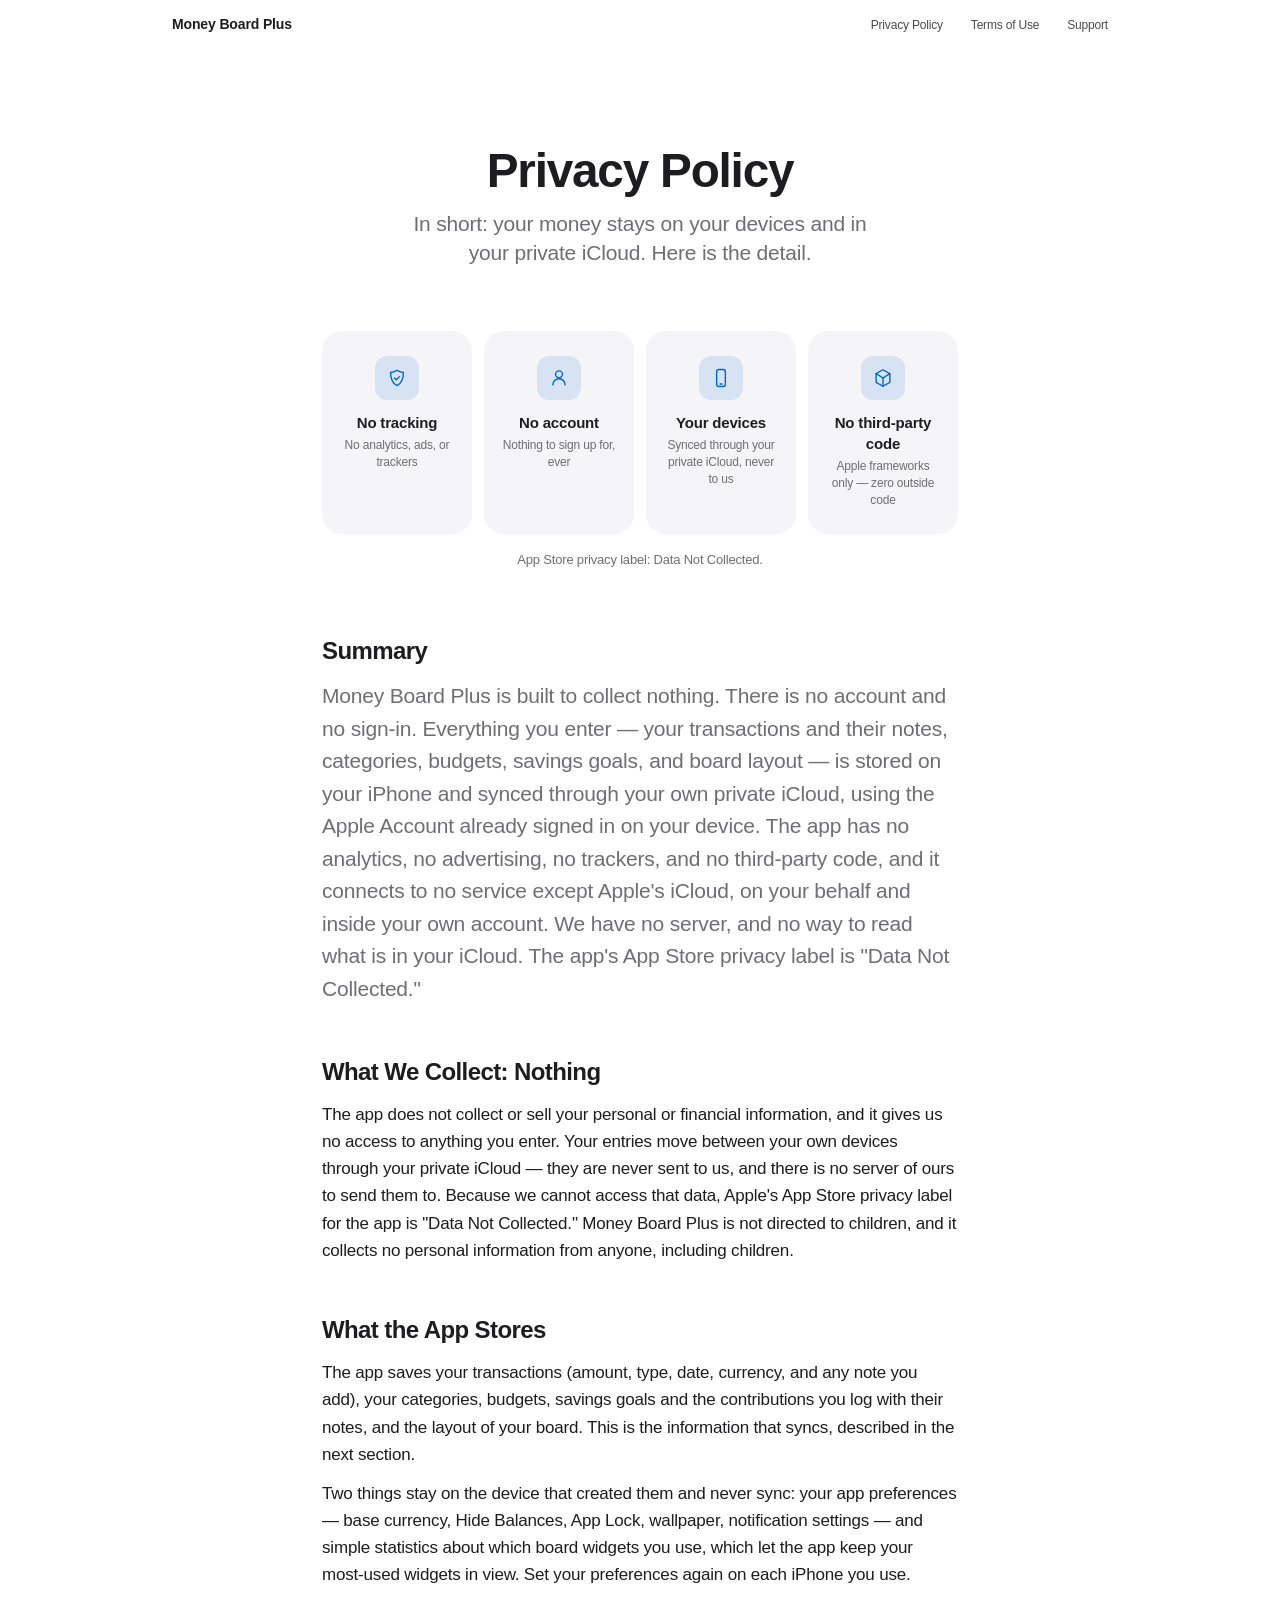
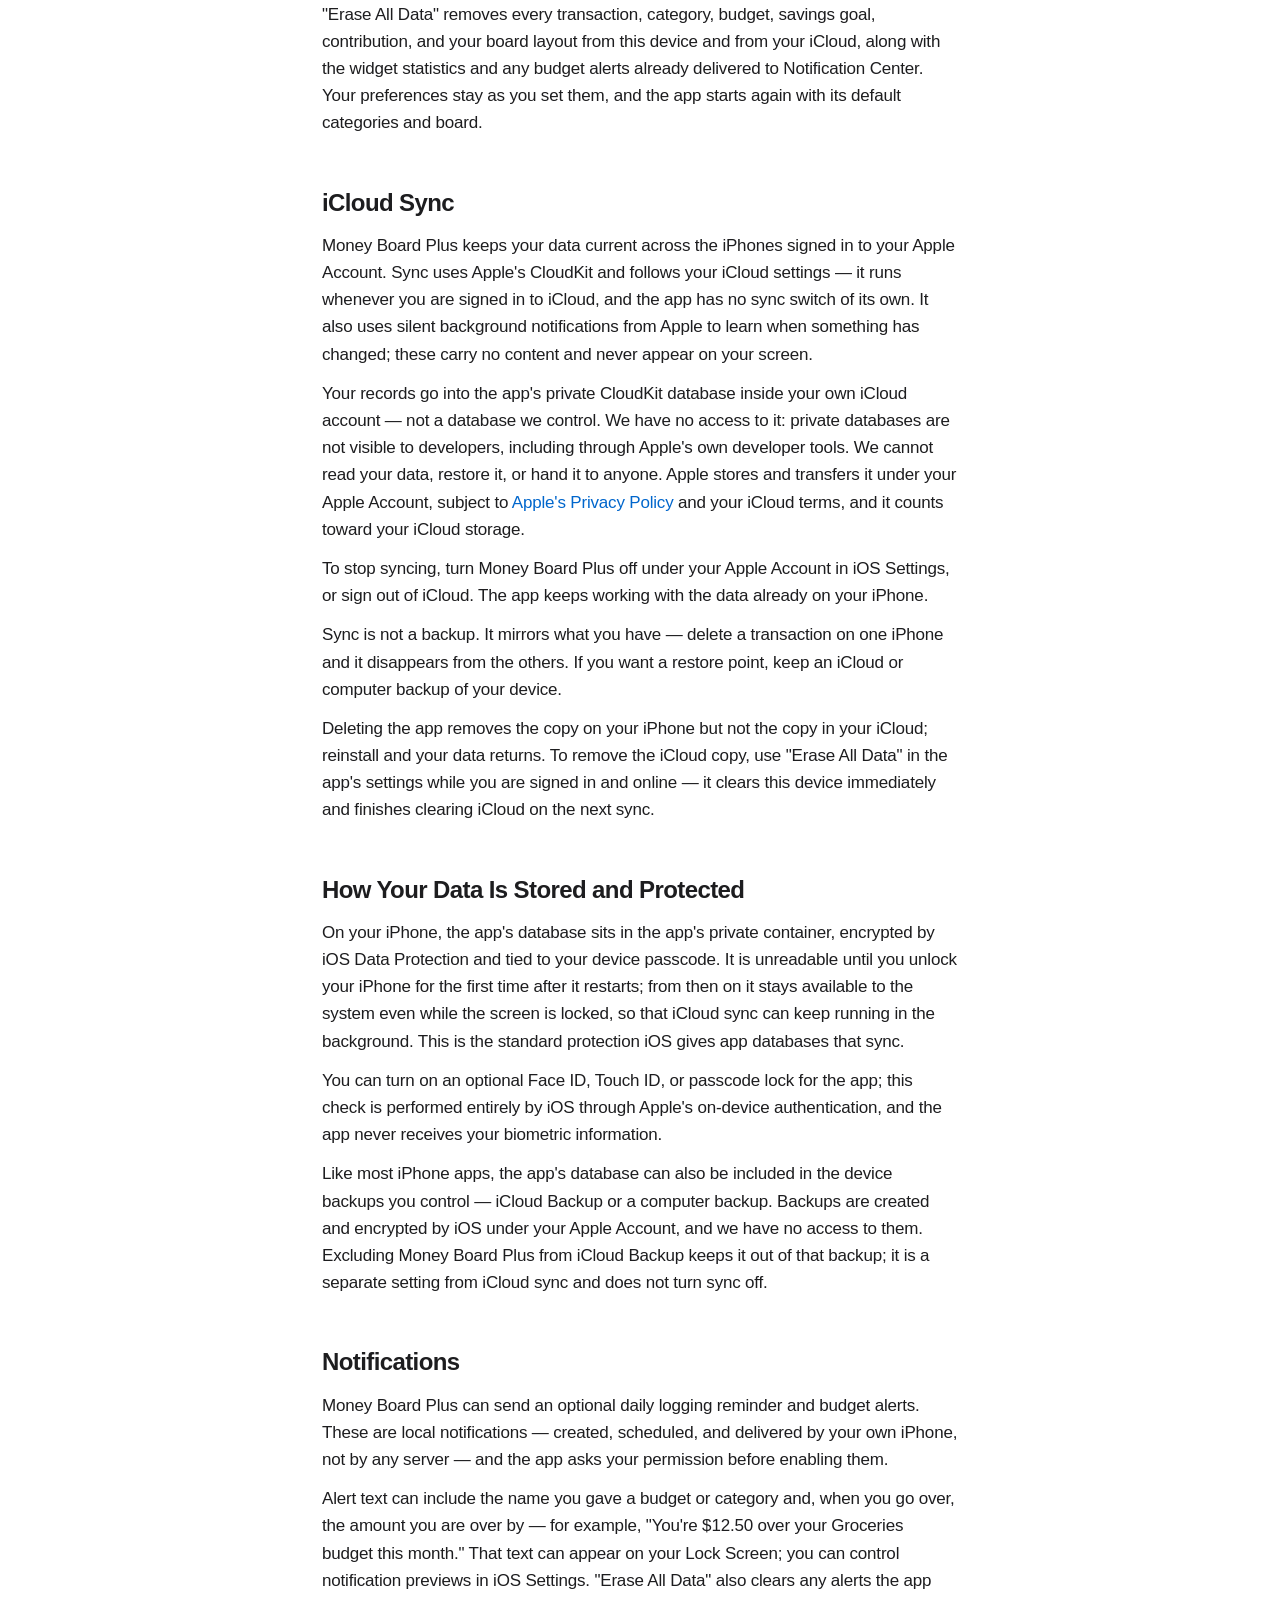
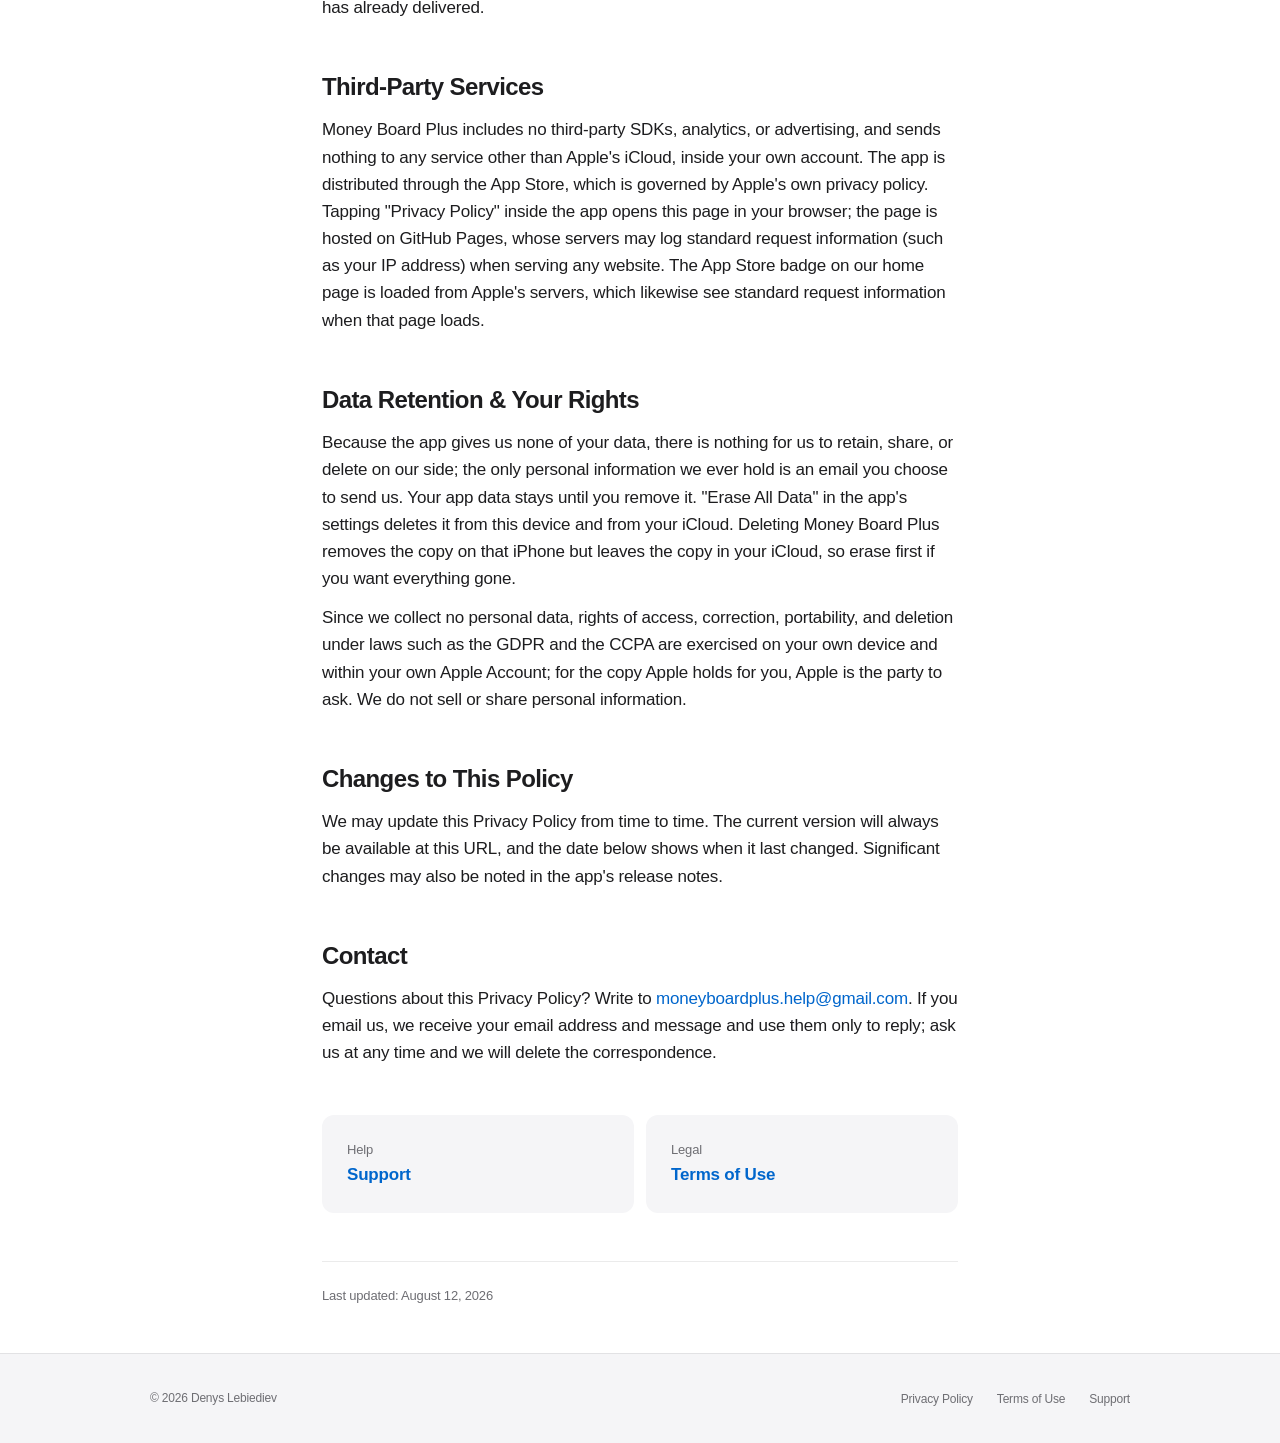
<file: privacy.html>
<!DOCTYPE html>
<html lang="en" dir="ltr">
<head>
    <meta charset="UTF-8">
    <meta name="viewport" content="width=device-width, initial-scale=1.0">
    <meta name="apple-itunes-app" content="app-id=6774750345">
    <meta name="theme-color" content="#ffffff" media="(prefers-color-scheme: light)">
    <meta name="theme-color" content="#000000" media="(prefers-color-scheme: dark)">
    <link rel="apple-touch-icon" href="images/apple-touch-icon.png">
    <link rel="icon" href="images/favicon.ico" sizes="any">
    <link rel="icon" type="image/png" sizes="32x32" href="images/favicon-32x32.png">
    <link rel="icon" type="image/png" sizes="16x16" href="images/favicon-16x16.png">
    <link rel="manifest" href="site.webmanifest">
    <title>Privacy Policy - Money Board Plus</title>
    <meta name="description" content="Privacy Policy for Money Board Plus. Nothing is collected — your data stays on your iPhone and in your own private iCloud.">
    <link rel="canonical" href="https://denyslebiediev.github.io/moneyboardplus/privacy.html">
    <link rel="stylesheet" href="css/base.css">
    <link rel="stylesheet" href="css/subpage.css">
    <noscript><style>
        .fade-in { opacity: 1; transform: none; }
        nav.at-top { background: rgba(255, 255, 255, 0.72); border-bottom-color: rgba(0, 0, 0, 0.1); }
        @media (prefers-color-scheme: dark) {
            nav.at-top { background: rgba(0, 0, 0, 0.72); border-bottom-color: rgba(255, 255, 255, 0.1); }
        }
    </style></noscript>
</head>
<body>

<div class="nav-sentinel" aria-hidden="true"></div>

<!-- Nav -->
<nav class="at-top">
    <div class="nav-inner">
        <a class="nav-title" href="index.html">Money Board Plus</a>
        <ul class="nav-links">
            <li><a href="privacy.html">Privacy Policy</a></li>
            <li><a href="terms.html">Terms of Use</a></li>
            <li><a href="support.html">Support</a></li>
        </ul>
    </div>
</nav>

<div class="page">

    <!-- Hero -->
    <div class="hero">
        <h1>Privacy Policy</h1>
        <p class="subtitle">In short: your money stays on your devices and in your private iCloud. Here is the detail.</p>
    </div>

    <!-- At a glance -->
    <div class="glance-grid stagger">
        <div class="glance-item fade-in">
            <span class="glance-icon" aria-hidden="true">
                <svg viewBox="0 0 24 24" fill="none" stroke="currentColor" stroke-width="1.5" stroke-linecap="round" stroke-linejoin="round"><path d="M12 3.75c2.5 1.5 5 2.25 7 2.25 0 7.5-2.5 12-7 14.25-4.5-2.25-7-6.75-7-14.25 2 0 4.5-.75 7-2.25Z"/><path d="m9.25 12 2 2 3.5-3.5"/></svg>
            </span>
            <p class="glance-title">No tracking</p>
            <p>No analytics, ads, or trackers</p>
        </div>
        <div class="glance-item fade-in">
            <span class="glance-icon" aria-hidden="true">
                <svg viewBox="0 0 24 24" fill="none" stroke="currentColor" stroke-width="1.5" stroke-linecap="round" stroke-linejoin="round"><circle cx="12" cy="8" r="3.75"/><path d="M5.25 19.5a6.75 6.75 0 0 1 13.5 0"/></svg>
            </span>
            <p class="glance-title">No account</p>
            <p>Nothing to sign up for, ever</p>
        </div>
        <div class="glance-item fade-in">
            <span class="glance-icon" aria-hidden="true">
                <svg viewBox="0 0 24 24" fill="none" stroke="currentColor" stroke-width="1.5" stroke-linecap="round" stroke-linejoin="round"><rect x="7.25" y="2.75" width="9.5" height="18.5" rx="2.5"/><path d="M11 18.5h2"/></svg>
            </span>
            <p class="glance-title">Your devices</p>
            <p>Synced through your private iCloud, never to us</p>
        </div>
        <div class="glance-item fade-in">
            <span class="glance-icon" aria-hidden="true">
                <svg viewBox="0 0 24 24" fill="none" stroke="currentColor" stroke-width="1.5" stroke-linecap="round" stroke-linejoin="round"><path d="m12 3 7.5 4.25v9.5L12 21l-7.5-4.25v-9.5Z"/><path d="M12 12 4.5 7.25"/><path d="m12 12 7.5-4.75"/><path d="M12 12v9"/></svg>
            </span>
            <p class="glance-title">No third-party code</p>
            <p>Apple frameworks only — zero outside code</p>
        </div>
    </div>
    <p class="glance-caption fade-in">App Store privacy label: Data Not Collected.</p>

    <!-- Content -->
    <div class="stagger">

        <div class="content-card fade-in">
            <h2>Summary</h2>
            <p class="lede">Money Board Plus is built to collect nothing. There is no account and no sign-in. Everything you enter — your transactions and their notes, categories, budgets, savings goals, and board layout — is stored on your iPhone and synced through your own private iCloud, using the Apple Account already signed in on your device. The app has no analytics, no advertising, no trackers, and no third-party code, and it connects to no service except Apple's iCloud, on your behalf and inside your own account. We have no server, and no way to read what is in your iCloud. The app's App Store privacy label is "Data Not Collected."</p>
        </div>

        <div class="content-card fade-in">
            <h2>What We Collect: Nothing</h2>
            <p>The app does not collect or sell your personal or financial information, and it gives us no access to anything you enter. Your entries move between your own devices through your private iCloud — they are never sent to us, and there is no server of ours to send them to. Because we cannot access that data, Apple's App Store privacy label for the app is "Data Not Collected." Money Board Plus is not directed to children, and it collects no personal information from anyone, including children.</p>
        </div>

        <div class="content-card fade-in">
            <h2>What the App Stores</h2>
            <p>The app saves your transactions (amount, type, date, currency, and any note you add), your categories, budgets, savings goals and the contributions you log with their notes, and the layout of your board. This is the information that syncs, described in the next section.</p>
            <p>Two things stay on the device that created them and never sync: your app preferences — base currency, Hide Balances, App Lock, wallpaper, notification settings — and simple statistics about which board widgets you use, which let the app keep your most-used widgets in view. Set your preferences again on each iPhone you use.</p>
            <p>"Erase All Data" removes every transaction, category, budget, savings goal, contribution, and your board layout from this device and from your iCloud, along with the widget statistics and any budget alerts already delivered to Notification Center. Your preferences stay as you set them, and the app starts again with its default categories and board.</p>
        </div>

        <div class="content-card fade-in">
            <h2>iCloud Sync</h2>
            <p>Money Board Plus keeps your data current across the iPhones signed in to your Apple Account. Sync uses Apple's CloudKit and follows your iCloud settings — it runs whenever you are signed in to iCloud, and the app has no sync switch of its own. It also uses silent background notifications from Apple to learn when something has changed; these carry no content and never appear on your screen.</p>
            <p>Your records go into the app's private CloudKit database inside your own iCloud account — not a database we control. We have no access to it: private databases are not visible to developers, including through Apple's own developer tools. We cannot read your data, restore it, or hand it to anyone. Apple stores and transfers it under your Apple Account, subject to <a href="https://www.apple.com/legal/privacy/">Apple's Privacy Policy</a> and your iCloud terms, and it counts toward your iCloud storage.</p>
            <p>To stop syncing, turn Money Board Plus off under your Apple Account in iOS Settings, or sign out of iCloud. The app keeps working with the data already on your iPhone.</p>
            <p>Sync is not a backup. It mirrors what you have — delete a transaction on one iPhone and it disappears from the others. If you want a restore point, keep an iCloud or computer backup of your device.</p>
            <p>Deleting the app removes the copy on your iPhone but not the copy in your iCloud; reinstall and your data returns. To remove the iCloud copy, use "Erase All Data" in the app's settings while you are signed in and online — it clears this device immediately and finishes clearing iCloud on the next sync.</p>
        </div>

        <div class="content-card fade-in">
            <h2>How Your Data Is Stored and Protected</h2>
            <p>On your iPhone, the app's database sits in the app's private container, encrypted by iOS Data Protection and tied to your device passcode. It is unreadable until you unlock your iPhone for the first time after it restarts; from then on it stays available to the system even while the screen is locked, so that iCloud sync can keep running in the background. This is the standard protection iOS gives app databases that sync.</p>
            <p>You can turn on an optional Face ID, Touch ID, or passcode lock for the app; this check is performed entirely by iOS through Apple's on-device authentication, and the app never receives your biometric information.</p>
            <p>Like most iPhone apps, the app's database can also be included in the device backups you control — iCloud Backup or a computer backup. Backups are created and encrypted by iOS under your Apple Account, and we have no access to them. Excluding Money Board Plus from iCloud Backup keeps it out of that backup; it is a separate setting from iCloud sync and does not turn sync off.</p>
        </div>

        <div class="content-card fade-in">
            <h2>Notifications</h2>
            <p>Money Board Plus can send an optional daily logging reminder and budget alerts. These are local notifications — created, scheduled, and delivered by your own iPhone, not by any server — and the app asks your permission before enabling them.</p>
            <p>Alert text can include the name you gave a budget or category and, when you go over, the amount you are over by — for example, "You're $12.50 over your Groceries budget this month." That text can appear on your Lock Screen; you can control notification previews in iOS Settings. "Erase All Data" also clears any alerts the app has already delivered.</p>
        </div>

        <div class="content-card fade-in">
            <h2>Third-Party Services</h2>
            <p>Money Board Plus includes no third-party SDKs, analytics, or advertising, and sends nothing to any service other than Apple's iCloud, inside your own account. The app is distributed through the App Store, which is governed by Apple's own privacy policy. Tapping "Privacy Policy" inside the app opens this page in your browser; the page is hosted on GitHub Pages, whose servers may log standard request information (such as your IP address) when serving any website. The App Store badge on our home page is loaded from Apple's servers, which likewise see standard request information when that page loads.</p>
        </div>

        <div class="content-card fade-in">
            <h2>Data Retention &amp; Your Rights</h2>
            <p>Because the app gives us none of your data, there is nothing for us to retain, share, or delete on our side; the only personal information we ever hold is an email you choose to send us. Your app data stays until you remove it. "Erase All Data" in the app's settings deletes it from this device and from your iCloud. Deleting Money Board Plus removes the copy on that iPhone but leaves the copy in your iCloud, so erase first if you want everything gone.</p>
            <p>Since we collect no personal data, rights of access, correction, portability, and deletion under laws such as the GDPR and the CCPA are exercised on your own device and within your own Apple Account; for the copy Apple holds for you, Apple is the party to ask. We do not sell or share personal information.</p>
        </div>

        <div class="content-card fade-in">
            <h2>Changes to This Policy</h2>
            <p>We may update this Privacy Policy from time to time. The current version will always be available at this URL, and the date below shows when it last changed. Significant changes may also be noted in the app's release notes.</p>
        </div>

        <div class="content-card fade-in">
            <h2>Contact</h2>
            <p>Questions about this Privacy Policy? Write to <a href="mailto:moneyboardplus.help@gmail.com">moneyboardplus.help@gmail.com</a>. If you email us, we receive your email address and message and use them only to reply; ask us at any time and we will delete the correspondence.</p>
        </div>

    </div>

    <!-- Links -->
    <div class="links-section fade-in">
        <a class="link-card" href="support.html">
            <p class="link-label">Help</p>
            <p class="link-title">Support</p>
        </a>
        <a class="link-card" href="terms.html">
            <p class="link-label">Legal</p>
            <p class="link-title">Terms of Use</p>
        </a>
    </div>

    <!-- Last updated -->
    <div class="footer fade-in">
        <p>Last updated: August 12, 2026</p>
    </div>

</div>

<!-- Footer -->
<footer>
    <div class="footer-inner">
        <span class="copyright">© 2026 Denys Lebiediev</span>
        <ul class="footer-links">
            <li><a href="privacy.html">Privacy Policy</a></li>
            <li><a href="terms.html">Terms of Use</a></li>
            <li><a href="support.html">Support</a></li>
        </ul>
    </div>
</footer>

<script>
    // Fade-in on scroll
    const observer = new IntersectionObserver((entries) => {
        entries.forEach(entry => {
            if (entry.isIntersecting) {
                entry.target.classList.add('visible');
                observer.unobserve(entry.target);
            }
        });
    }, { threshold: 0.1 });

    document.querySelectorAll('.fade-in').forEach(el => observer.observe(el));

    // Nav: transparent at the very top, frosted once scrolled
    const nav = document.querySelector('nav');
    new IntersectionObserver(([entry]) => {
        nav.classList.toggle('at-top', entry.isIntersecting);
    }).observe(document.querySelector('.nav-sentinel'));
</script>

</body>
</html>
</file>
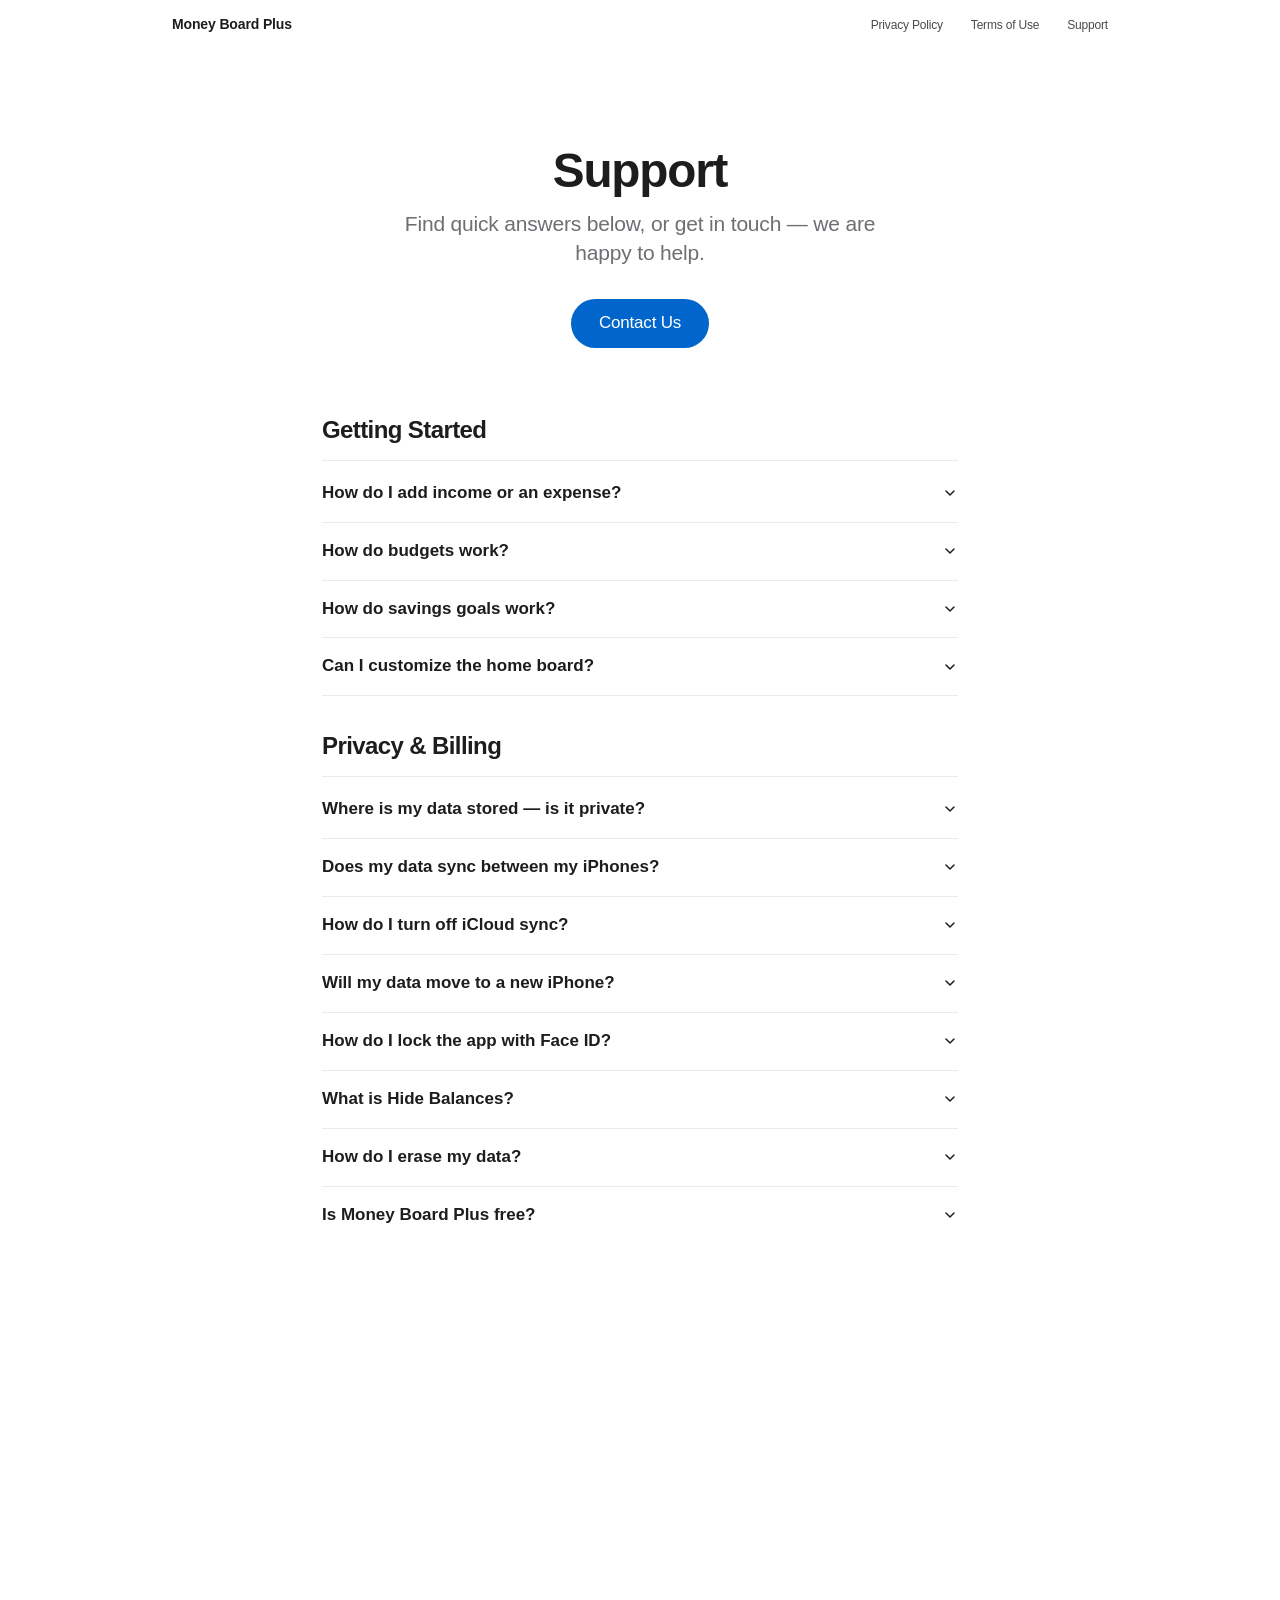
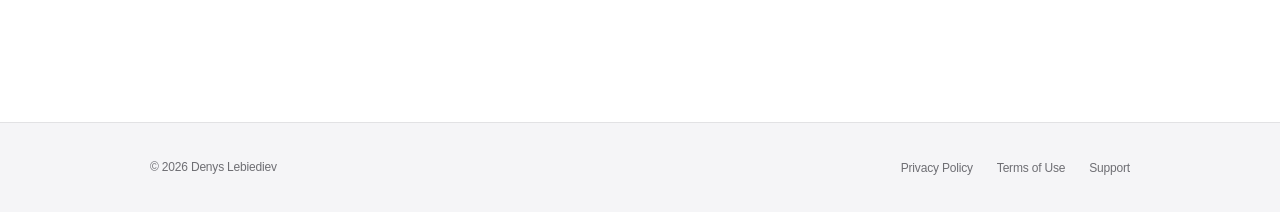
<file: support.html>
<!DOCTYPE html>
<html lang="en" dir="ltr">
<head>
    <meta charset="UTF-8">
    <meta name="viewport" content="width=device-width, initial-scale=1.0">
    <meta name="apple-itunes-app" content="app-id=6774750345">
    <meta name="theme-color" content="#ffffff" media="(prefers-color-scheme: light)">
    <meta name="theme-color" content="#000000" media="(prefers-color-scheme: dark)">
    <link rel="apple-touch-icon" href="images/apple-touch-icon.png">
    <link rel="icon" href="images/favicon.ico" sizes="any">
    <link rel="icon" type="image/png" sizes="32x32" href="images/favicon-32x32.png">
    <link rel="icon" type="image/png" sizes="16x16" href="images/favicon-16x16.png">
    <link rel="manifest" href="site.webmanifest">
    <title>Support - Money Board Plus</title>
    <meta name="description" content="Support for Money Board Plus — answers about tracking, budgets, savings goals, iCloud sync, App Lock, and privacy, plus how to contact the developer.">
    <link rel="canonical" href="https://denyslebiediev.github.io/moneyboardplus/support.html">
    <link rel="stylesheet" href="css/base.css">
    <link rel="stylesheet" href="css/subpage.css">
    <link rel="stylesheet" href="css/support.css">
    <noscript><style>
        .fade-in { opacity: 1; transform: none; }
        .faq-answer-wrap { grid-template-rows: 1fr; visibility: visible; }
        nav.at-top { background: rgba(255, 255, 255, 0.72); border-bottom-color: rgba(0, 0, 0, 0.1); }
        @media (prefers-color-scheme: dark) {
            nav.at-top { background: rgba(0, 0, 0, 0.72); border-bottom-color: rgba(255, 255, 255, 0.1); }
        }
    </style></noscript>
</head>
<body>

<div class="nav-sentinel" aria-hidden="true"></div>

<!-- Nav -->
<nav class="at-top">
    <div class="nav-inner">
        <a class="nav-title" href="index.html">Money Board Plus</a>
        <ul class="nav-links">
            <li><a href="privacy.html">Privacy Policy</a></li>
            <li><a href="terms.html">Terms of Use</a></li>
            <li><a href="support.html">Support</a></li>
        </ul>
    </div>
</nav>

<div class="page">

    <!-- Hero -->
    <div class="hero">
        <h1>Support</h1>
        <p class="subtitle">Find quick answers below, or get in touch — we are happy to help.</p>
        <a href="mailto:moneyboardplus.help@gmail.com" class="contact-btn">Contact Us</a>
    </div>

    <!-- FAQ -->
    <div class="faq-section">

        <div class="faq-category fade-in">
            <h2 class="faq-category-title">Getting Started</h2>
            <div class="faq-item">
                <button class="faq-question" aria-expanded="false">
                    <span>How do I add income or an expense?</span>
                    <svg class="faq-chevron" aria-hidden="true" viewBox="0 0 16 16" fill="none" xmlns="http://www.w3.org/2000/svg"><path d="M4 6l4 4 4-4" stroke="currentColor" stroke-width="1.5" stroke-linecap="round" stroke-linejoin="round"/></svg>
                </button>
                <div class="faq-answer-wrap"><div class="faq-answer">
                    <p>Money Board Plus tracks money through manual entries. Add a transaction, mark it as income or an expense, enter the amount, and choose a category — your totals and budgets update instantly. There are no bank connections, so you control exactly what is recorded.</p>
                </div></div>
            </div>
            <div class="faq-item">
                <button class="faq-question" aria-expanded="false">
                    <span>How do budgets work?</span>
                    <svg class="faq-chevron" aria-hidden="true" viewBox="0 0 16 16" fill="none" xmlns="http://www.w3.org/2000/svg"><path d="M4 6l4 4 4-4" stroke="currentColor" stroke-width="1.5" stroke-linecap="round" stroke-linejoin="round"/></svg>
                </button>
                <div class="faq-answer-wrap"><div class="faq-answer">
                    <p>Set a monthly budget for any spending category. As you add expenses, Money Board Plus shows how much of each budget you have used and warns you as you approach or pass the limit. Budgets are fixed per month and do not roll over.</p>
                </div></div>
            </div>
            <div class="faq-item">
                <button class="faq-question" aria-expanded="false">
                    <span>How do savings goals work?</span>
                    <svg class="faq-chevron" aria-hidden="true" viewBox="0 0 16 16" fill="none" xmlns="http://www.w3.org/2000/svg"><path d="M4 6l4 4 4-4" stroke="currentColor" stroke-width="1.5" stroke-linecap="round" stroke-linejoin="round"/></svg>
                </button>
                <div class="faq-answer-wrap"><div class="faq-answer">
                    <p>Create a goal with a target amount, then log contributions whenever you set money aside. The goal shows your progress toward the target, and you can add a goal widget to your board to keep it in sight.</p>
                </div></div>
            </div>
            <div class="faq-item">
                <button class="faq-question" aria-expanded="false">
                    <span>Can I customize the home board?</span>
                    <svg class="faq-chevron" aria-hidden="true" viewBox="0 0 16 16" fill="none" xmlns="http://www.w3.org/2000/svg"><path d="M4 6l4 4 4-4" stroke="currentColor" stroke-width="1.5" stroke-linecap="round" stroke-linejoin="round"/></svg>
                </button>
                <div class="faq-answer-wrap"><div class="faq-answer">
                    <p>Yes. The board is the app's home screen and is fully customizable — add, remove, and rearrange widgets such as spend-vs-budget rings, month-to-date cash flow, spending by category, top categories, recent transactions, and quick-add, so the information you care about is front and center.</p>
                </div></div>
            </div>
        </div>

        <div class="faq-category fade-in">
            <h2 class="faq-category-title">Privacy &amp; Billing</h2>
            <div class="faq-item">
                <button class="faq-question" aria-expanded="false">
                    <span>Where is my data stored — is it private?</span>
                    <svg class="faq-chevron" aria-hidden="true" viewBox="0 0 16 16" fill="none" xmlns="http://www.w3.org/2000/svg"><path d="M4 6l4 4 4-4" stroke="currentColor" stroke-width="1.5" stroke-linecap="round" stroke-linejoin="round"/></svg>
                </button>
                <div class="faq-answer-wrap"><div class="faq-answer">
                    <p>On your iPhone, and in your own private iCloud. There is no account to create and no server of ours involved — sync runs through the Apple Account already signed in on your iPhone, into a private database that only your devices use and that we cannot see. See the <a href="privacy.html">Privacy Policy</a> for details.</p>
                </div></div>
            </div>
            <div class="faq-item">
                <button class="faq-question" aria-expanded="false">
                    <span>Does my data sync between my iPhones?</span>
                    <svg class="faq-chevron" aria-hidden="true" viewBox="0 0 16 16" fill="none" xmlns="http://www.w3.org/2000/svg"><path d="M4 6l4 4 4-4" stroke="currentColor" stroke-width="1.5" stroke-linecap="round" stroke-linejoin="round"/></svg>
                </button>
                <div class="faq-answer-wrap"><div class="faq-answer">
                    <p>Yes. If you are signed in to iCloud, your transactions, categories, budgets, savings goals, and board layout appear on every iPhone signed in to the same Apple Account, usually within a moment or two of a change. Settings such as base currency, Hide Balances, App Lock, and notifications are per-device, so set those once on each iPhone.</p>
                </div></div>
            </div>
            <div class="faq-item">
                <button class="faq-question" aria-expanded="false">
                    <span>How do I turn off iCloud sync?</span>
                    <svg class="faq-chevron" aria-hidden="true" viewBox="0 0 16 16" fill="none" xmlns="http://www.w3.org/2000/svg"><path d="M4 6l4 4 4-4" stroke="currentColor" stroke-width="1.5" stroke-linecap="round" stroke-linejoin="round"/></svg>
                </button>
                <div class="faq-answer-wrap"><div class="faq-answer">
                    <p>Sync follows your iCloud settings, so there is no switch inside the app. Turn Money Board Plus off under your Apple Account in iOS Settings, or sign out of iCloud, and the app carries on with the data already on your iPhone. Turning sync off does not delete what is already in iCloud — if you want that gone, erase your data first, while sync is still on.</p>
                </div></div>
            </div>
            <div class="faq-item">
                <button class="faq-question" aria-expanded="false">
                    <span>Will my data move to a new iPhone?</span>
                    <svg class="faq-chevron" aria-hidden="true" viewBox="0 0 16 16" fill="none" xmlns="http://www.w3.org/2000/svg"><path d="M4 6l4 4 4-4" stroke="currentColor" stroke-width="1.5" stroke-linecap="round" stroke-linejoin="round"/></svg>
                </button>
                <div class="faq-answer-wrap"><div class="faq-answer">
                    <p>Yes. Sign in to the same Apple Account on the new iPhone and install Money Board Plus — your transactions, budgets, savings goals, and board layout arrive from iCloud on their own, so give it a moment on first launch. Restoring the new iPhone from a backup of the old one also works. Per-device settings such as base currency and App Lock are not carried across; there is no file export.</p>
                </div></div>
            </div>
            <div class="faq-item">
                <button class="faq-question" aria-expanded="false">
                    <span>How do I lock the app with Face ID?</span>
                    <svg class="faq-chevron" aria-hidden="true" viewBox="0 0 16 16" fill="none" xmlns="http://www.w3.org/2000/svg"><path d="M4 6l4 4 4-4" stroke="currentColor" stroke-width="1.5" stroke-linecap="round" stroke-linejoin="round"/></svg>
                </button>
                <div class="faq-answer-wrap"><div class="faq-answer">
                    <p>Open Settings and turn on App Lock. When it is on, Money Board Plus asks for Face ID, Touch ID, or your device passcode before opening, so your finances stay private. The check is handled entirely by iOS.</p>
                </div></div>
            </div>
            <div class="faq-item">
                <button class="faq-question" aria-expanded="false">
                    <span>What is Hide Balances?</span>
                    <svg class="faq-chevron" aria-hidden="true" viewBox="0 0 16 16" fill="none" xmlns="http://www.w3.org/2000/svg"><path d="M4 6l4 4 4-4" stroke="currentColor" stroke-width="1.5" stroke-linecap="round" stroke-linejoin="round"/></svg>
                </button>
                <div class="faq-answer-wrap"><div class="faq-answer">
                    <p>Turn on Hide Balances to redact every amount on screen — handy when budgeting in public. Your numbers stay hidden until you turn it off.</p>
                </div></div>
            </div>
            <div class="faq-item">
                <button class="faq-question" aria-expanded="false">
                    <span>How do I erase my data?</span>
                    <svg class="faq-chevron" aria-hidden="true" viewBox="0 0 16 16" fill="none" xmlns="http://www.w3.org/2000/svg"><path d="M4 6l4 4 4-4" stroke="currentColor" stroke-width="1.5" stroke-linecap="round" stroke-linejoin="round"/></svg>
                </button>
                <div class="faq-answer-wrap"><div class="faq-answer">
                    <p>Open Settings in the app and choose "Erase All Data." It removes every transaction, budget, savings goal, category, and your board layout from this iPhone straight away, and clears the copy in iCloud on the next sync — so do it while you are signed in to iCloud and online. Deleting the app removes only what is on that iPhone; the iCloud copy stays until you erase it from inside the app.</p>
                </div></div>
            </div>
            <div class="faq-item">
                <button class="faq-question" aria-expanded="false">
                    <span>Is Money Board Plus free?</span>
                    <svg class="faq-chevron" aria-hidden="true" viewBox="0 0 16 16" fill="none" xmlns="http://www.w3.org/2000/svg"><path d="M4 6l4 4 4-4" stroke="currentColor" stroke-width="1.5" stroke-linecap="round" stroke-linejoin="round"/></svg>
                </button>
                <div class="faq-answer-wrap"><div class="faq-answer">
                    <p>Yes, it is currently free with no in-app purchases. If paid features are added later, you will always see the price and terms before buying, and purchases go through your Apple Account.</p>
                </div></div>
            </div>
        </div>

    </div>

    <!-- System Requirements -->
    <div class="requirements fade-in">
        <h3>System Requirements</h3>
        <p>iOS 26.0 or later</p>
        <p>Requires iPhone</p>
    </div>

    <!-- Links -->
    <div class="links-section fade-in">
        <a class="link-card" href="privacy.html">
            <p class="link-label">Legal</p>
            <p class="link-title">Privacy Policy</p>
        </a>
        <a class="link-card" href="terms.html">
            <p class="link-label">Legal</p>
            <p class="link-title">Terms of Use</p>
        </a>
    </div>

    <!-- Last updated -->
    <div class="footer fade-in">
        <p>Last updated: August 12, 2026</p>
    </div>

</div>

<!-- Footer -->
<footer>
    <div class="footer-inner">
        <span class="copyright">© 2026 Denys Lebiediev</span>
        <ul class="footer-links">
            <li><a href="privacy.html">Privacy Policy</a></li>
            <li><a href="terms.html">Terms of Use</a></li>
            <li><a href="support.html">Support</a></li>
        </ul>
    </div>
</footer>

<script>
    // Fade-in on scroll
    const observer = new IntersectionObserver((entries) => {
        entries.forEach(entry => {
            if (entry.isIntersecting) {
                entry.target.classList.add('visible');
                observer.unobserve(entry.target);
            }
        });
    }, { threshold: 0.1 });

    document.querySelectorAll('.fade-in').forEach(el => observer.observe(el));

    // Accordion FAQ
    document.querySelectorAll('.faq-question').forEach(btn => {
        btn.addEventListener('click', () => {
            const item = btn.closest('.faq-item');
            const isOpen = item.classList.contains('open');

            // close all items in the same category
            item.closest('.faq-category').querySelectorAll('.faq-item.open').forEach(openItem => {
                openItem.classList.remove('open');
                openItem.querySelector('.faq-question').setAttribute('aria-expanded', 'false');
            });

            // toggle clicked item
            if (!isOpen) {
                item.classList.add('open');
                btn.setAttribute('aria-expanded', 'true');
            }
        });
    });

    // Nav: transparent at the very top, frosted once scrolled
    const nav = document.querySelector('nav');
    new IntersectionObserver(([entry]) => {
        nav.classList.toggle('at-top', entry.isIntersecting);
    }).observe(document.querySelector('.nav-sentinel'));
</script>

</body>
</html>
</file>
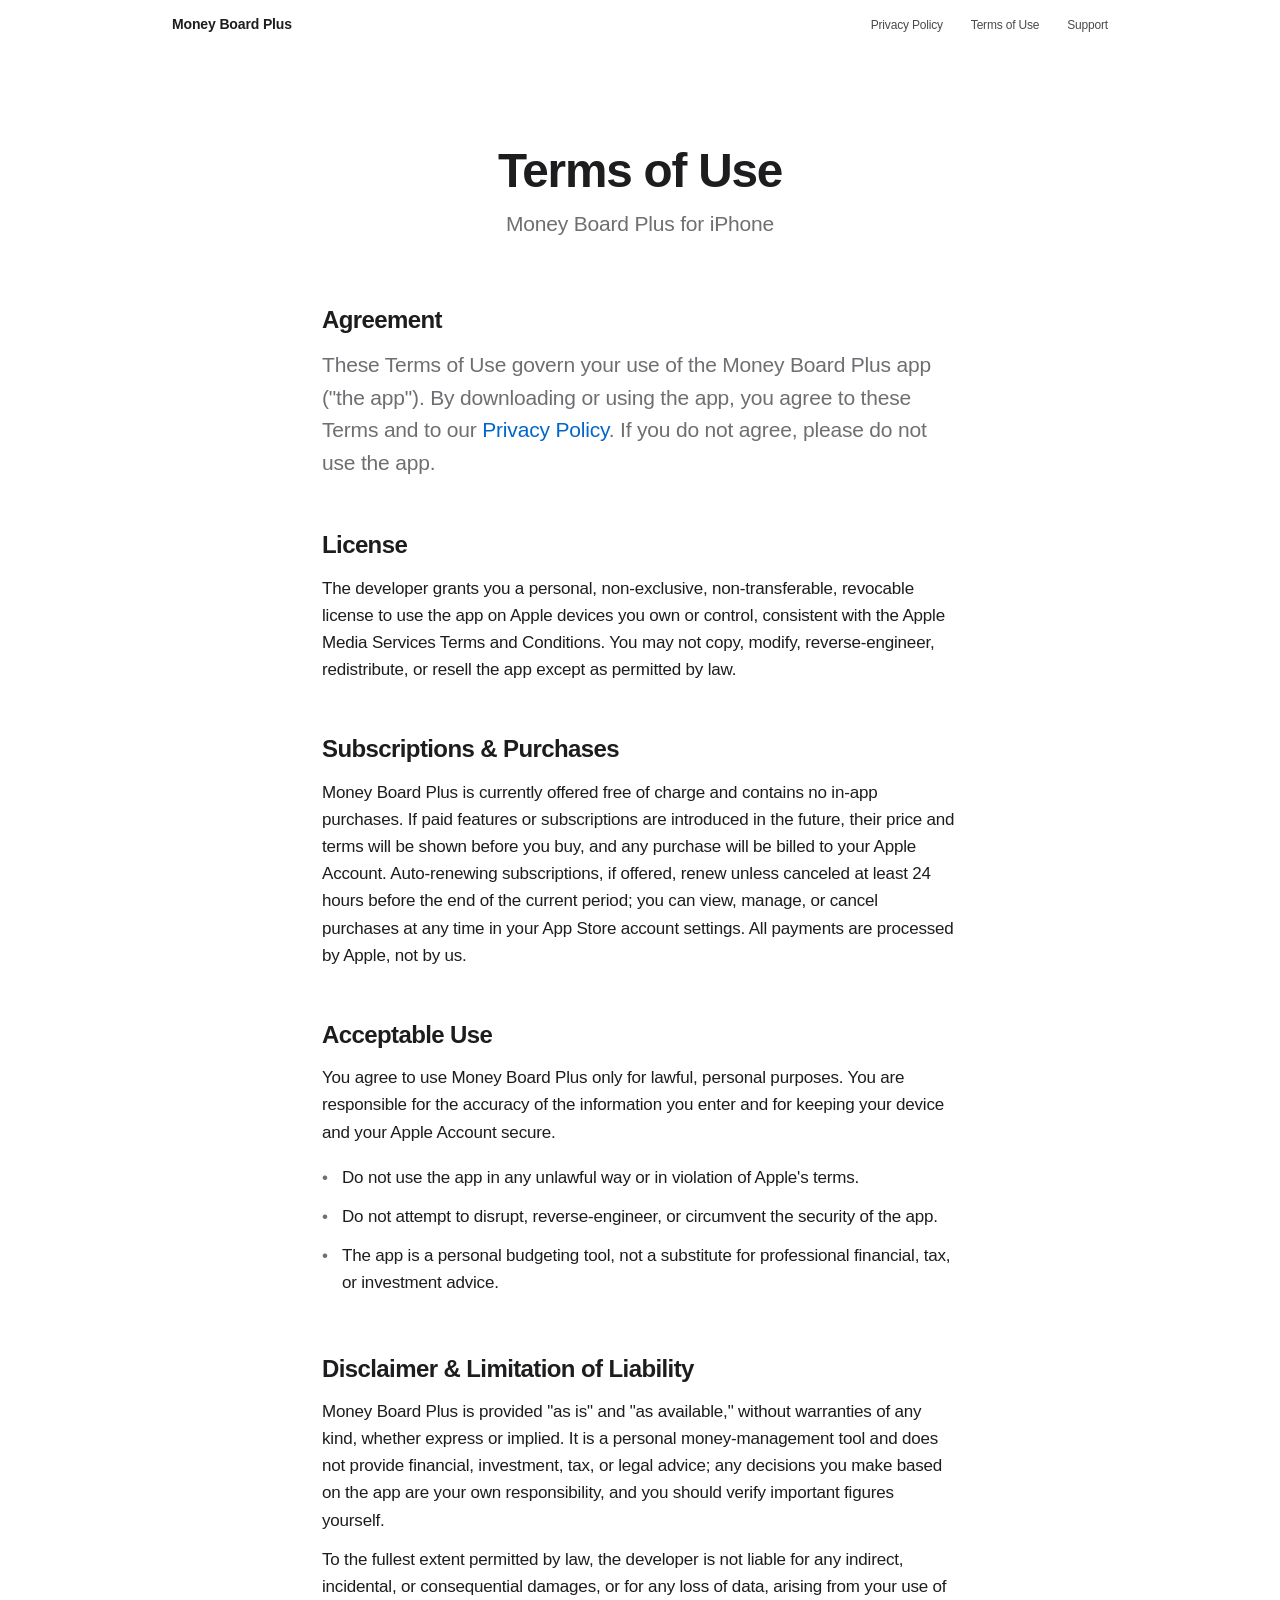
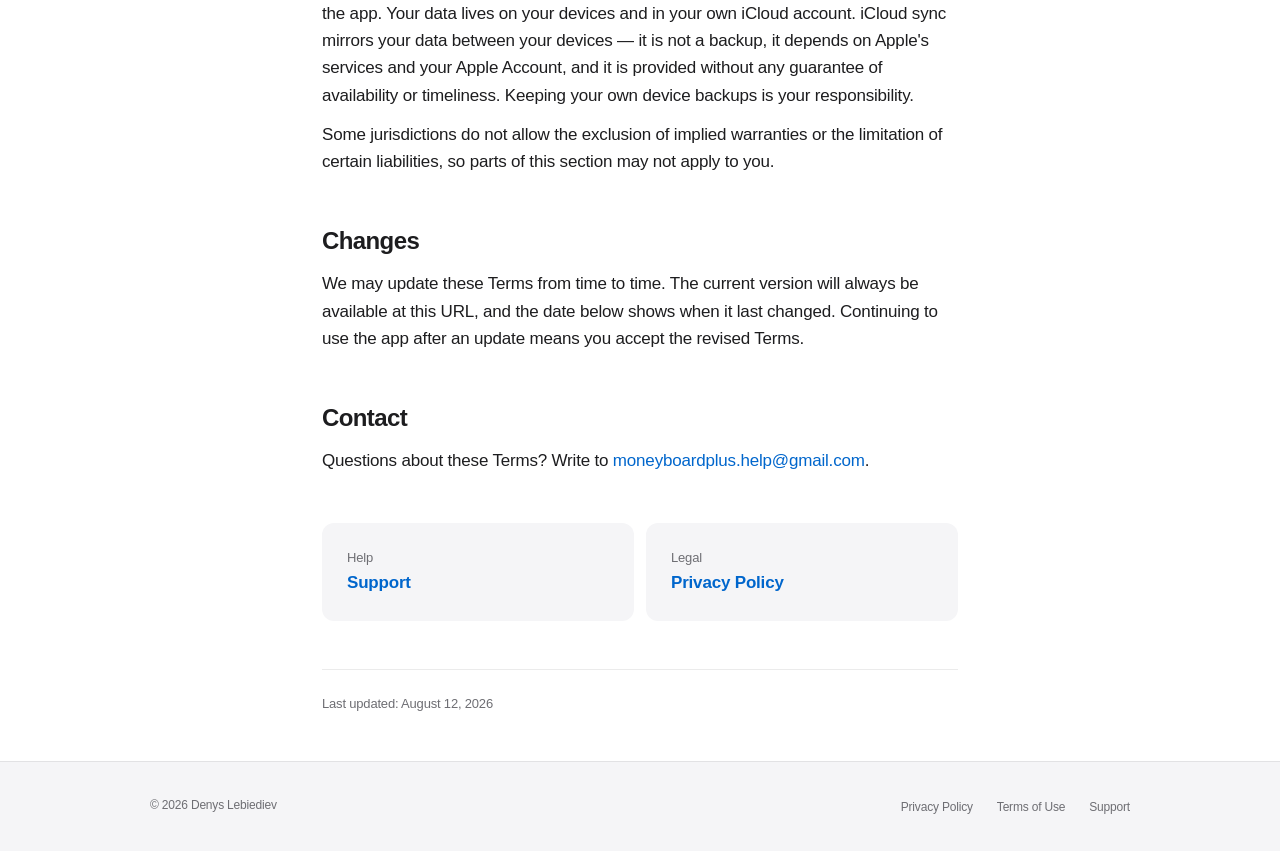
<file: terms.html>
<!DOCTYPE html>
<html lang="en" dir="ltr">
<head>
    <meta charset="UTF-8">
    <meta name="viewport" content="width=device-width, initial-scale=1.0">
    <meta name="apple-itunes-app" content="app-id=6774750345">
    <meta name="theme-color" content="#ffffff" media="(prefers-color-scheme: light)">
    <meta name="theme-color" content="#000000" media="(prefers-color-scheme: dark)">
    <link rel="apple-touch-icon" href="images/apple-touch-icon.png">
    <link rel="icon" href="images/favicon.ico" sizes="any">
    <link rel="icon" type="image/png" sizes="32x32" href="images/favicon-32x32.png">
    <link rel="icon" type="image/png" sizes="16x16" href="images/favicon-16x16.png">
    <link rel="manifest" href="site.webmanifest">
    <title>Terms of Use - Money Board Plus</title>
    <meta name="description" content="Terms of Use for Money Board Plus, the private budgeting app for iPhone — license, purchases, acceptable use, and liability.">
    <link rel="canonical" href="https://denyslebiediev.github.io/moneyboardplus/terms.html">
    <link rel="stylesheet" href="css/base.css">
    <link rel="stylesheet" href="css/subpage.css">
    <noscript><style>
        .fade-in { opacity: 1; transform: none; }
        nav.at-top { background: rgba(255, 255, 255, 0.72); border-bottom-color: rgba(0, 0, 0, 0.1); }
        @media (prefers-color-scheme: dark) {
            nav.at-top { background: rgba(0, 0, 0, 0.72); border-bottom-color: rgba(255, 255, 255, 0.1); }
        }
    </style></noscript>
</head>
<body>

<div class="nav-sentinel" aria-hidden="true"></div>

<!-- Nav -->
<nav class="at-top">
    <div class="nav-inner">
        <a class="nav-title" href="index.html">Money Board Plus</a>
        <ul class="nav-links">
            <li><a href="privacy.html">Privacy Policy</a></li>
            <li><a href="terms.html">Terms of Use</a></li>
            <li><a href="support.html">Support</a></li>
        </ul>
    </div>
</nav>

<div class="page">

    <!-- Hero -->
    <div class="hero">
        <h1>Terms of Use</h1>
        <p class="subtitle">Money Board Plus for iPhone</p>
    </div>

    <!-- Content Cards -->
    <div class="stagger">

        <div class="content-card fade-in">
            <h2>Agreement</h2>
            <p class="lede">These Terms of Use govern your use of the Money Board Plus app ("the app"). By downloading or using the app, you agree to these Terms and to our <a href="privacy.html">Privacy Policy</a>. If you do not agree, please do not use the app.</p>
        </div>

        <div class="content-card fade-in">
            <h2>License</h2>
            <p>The developer grants you a personal, non-exclusive, non-transferable, revocable license to use the app on Apple devices you own or control, consistent with the Apple Media Services Terms and Conditions. You may not copy, modify, reverse-engineer, redistribute, or resell the app except as permitted by law.</p>
        </div>

        <div class="content-card fade-in">
            <h2>Subscriptions &amp; Purchases</h2>
            <p>Money Board Plus is currently offered free of charge and contains no in-app purchases. If paid features or subscriptions are introduced in the future, their price and terms will be shown before you buy, and any purchase will be billed to your Apple Account. Auto-renewing subscriptions, if offered, renew unless canceled at least 24 hours before the end of the current period; you can view, manage, or cancel purchases at any time in your App Store account settings. All payments are processed by Apple, not by us.</p>
        </div>

        <div class="content-card fade-in">
            <h2>Acceptable Use</h2>
            <p>You agree to use Money Board Plus only for lawful, personal purposes. You are responsible for the accuracy of the information you enter and for keeping your device and your Apple Account secure.</p>
            <ul>
                <li>Do not use the app in any unlawful way or in violation of Apple's terms.</li>
                <li>Do not attempt to disrupt, reverse-engineer, or circumvent the security of the app.</li>
                <li>The app is a personal budgeting tool, not a substitute for professional financial, tax, or investment advice.</li>
            </ul>
        </div>

        <div class="content-card fade-in">
            <h2>Disclaimer &amp; Limitation of Liability</h2>
            <p>Money Board Plus is provided "as is" and "as available," without warranties of any kind, whether express or implied. It is a personal money-management tool and does not provide financial, investment, tax, or legal advice; any decisions you make based on the app are your own responsibility, and you should verify important figures yourself.</p>
            <p>To the fullest extent permitted by law, the developer is not liable for any indirect, incidental, or consequential damages, or for any loss of data, arising from your use of the app. Your data lives on your devices and in your own iCloud account. iCloud sync mirrors your data between your devices — it is not a backup, it depends on Apple's services and your Apple Account, and it is provided without any guarantee of availability or timeliness. Keeping your own device backups is your responsibility.</p>
            <p>Some jurisdictions do not allow the exclusion of implied warranties or the limitation of certain liabilities, so parts of this section may not apply to you.</p>
        </div>

        <div class="content-card fade-in">
            <h2>Changes</h2>
            <p>We may update these Terms from time to time. The current version will always be available at this URL, and the date below shows when it last changed. Continuing to use the app after an update means you accept the revised Terms.</p>
        </div>

        <div class="content-card fade-in">
            <h2>Contact</h2>
            <p>Questions about these Terms? Write to <a href="mailto:moneyboardplus.help@gmail.com">moneyboardplus.help@gmail.com</a>.</p>
        </div>

    </div>

    <!-- Links -->
    <div class="links-section fade-in">
        <a class="link-card" href="support.html">
            <p class="link-label">Help</p>
            <p class="link-title">Support</p>
        </a>
        <a class="link-card" href="privacy.html">
            <p class="link-label">Legal</p>
            <p class="link-title">Privacy Policy</p>
        </a>
    </div>

    <!-- Last updated -->
    <div class="footer fade-in">
        <p>Last updated: August 12, 2026</p>
    </div>

</div>

<!-- Footer -->
<footer>
    <div class="footer-inner">
        <span class="copyright">© 2026 Denys Lebiediev</span>
        <ul class="footer-links">
            <li><a href="privacy.html">Privacy Policy</a></li>
            <li><a href="terms.html">Terms of Use</a></li>
            <li><a href="support.html">Support</a></li>
        </ul>
    </div>
</footer>

<script>
    // Fade-in on scroll
    const observer = new IntersectionObserver((entries) => {
        entries.forEach(entry => {
            if (entry.isIntersecting) {
                entry.target.classList.add('visible');
                observer.unobserve(entry.target);
            }
        });
    }, { threshold: 0.1 });

    document.querySelectorAll('.fade-in').forEach(el => observer.observe(el));

    // Nav: transparent at the very top, frosted once scrolled
    const nav = document.querySelector('nav');
    new IntersectionObserver(([entry]) => {
        nav.classList.toggle('at-top', entry.isIntersecting);
    }).observe(document.querySelector('.nav-sentinel'));
</script>

</body>
</html>
</file>
<file: css/base.css>
/* ---- Variables (light) ---- */
:root {
    color-scheme: light dark;

    /* Color */
    --text-primary: #1d1d1f;
    --text-secondary: #6e6e73;
    --text-tertiary: #6e6e73;
    --bg-primary: #fff;
    --bg-secondary: #f5f5f7;
    --bg-elevated: #fff;
    --border-color: #d2d2d7;
    --border-light: #e8e8ed;
    --hairline: rgba(0, 0, 0, 0.08);
    --card-border-color: transparent;
    --accent: #0066cc;
    --accent-hover: #0071e3;
    --gradient-accent: linear-gradient(96deg, #0066e0 0%, #009cae 100%);
    --glow-accent: rgba(0, 113, 227, 0.22);

    /* Type (fluid) */
    --font-display: clamp(3rem, 2rem + 4.5vw, 5rem);
    --font-title-1: clamp(2rem, 1.5rem + 2.6vw, 3.5rem);
    --font-title-2: clamp(2rem, 1.7rem + 1.6vw, 3rem);
    --font-title-3: clamp(1.3125rem, 1.2rem + 0.5vw, 1.5rem);
    --font-body-lg: clamp(1.0625rem, 1rem + 0.5vw, 1.3125rem);
    --font-body: 1.0625rem;
    --font-callout: 0.9375rem;
    --font-footnote: 0.8125rem;
    --font-caption: 0.75rem;
    --tracking-display: -0.04em;
    --tracking-title: -0.025em;
    --tracking-body: -0.011em;

    /* Space */
    --space-xs: 8px;
    --space-sm: 12px;
    --space-md: 16px;
    --space-lg: 24px;
    --space-xl: 32px;
    --space-2xl: 48px;
    --space-3xl: 64px;
    --space-4xl: 96px;
    --section-pad: clamp(88px, 6vw + 64px, 152px);

    /* Shape */
    --radius: 12px;
    --radius-lg: 20px;
    --radius-xl: 28px;

    /* Elevation */
    --shadow-card: 0 1px 2px rgba(0, 0, 0, 0.05), 0 4px 16px rgba(0, 0, 0, 0.06);
    --shadow-card-hover: 0 2px 6px rgba(0, 0, 0, 0.05), 0 12px 32px rgba(0, 0, 0, 0.10);
    --shadow-icon: 0 10px 24px rgba(0, 0, 0, 0.12), 0 28px 64px var(--glow-accent);

    /* Motion */
    --ease-out: cubic-bezier(0.22, 1, 0.36, 1);
    --ease-inout: cubic-bezier(0.65, 0, 0.35, 1);
    --ease-spring: cubic-bezier(0.32, 1.25, 0.32, 1);
    --ease-sheet: cubic-bezier(0.32, 0.72, 0, 1);
    --dur-fast: 150ms;
    --dur-base: 300ms;
    --dur-slow: 500ms;
    --dur-reveal: 800ms;
}

/* ---- Variables (dark) ---- */
@media (prefers-color-scheme: dark) {
    :root {
        --text-primary: #f5f5f7;
        --text-secondary: #a1a1a6;
        --text-tertiary: #86868b;
        --bg-primary: #000;
        --bg-secondary: #161617;
        --bg-elevated: #1c1c1e;
        --border-color: #38383a;
        --border-light: #2c2c2e;
        --hairline: rgba(255, 255, 255, 0.14);
        --card-border-color: rgba(255, 255, 255, 0.14);
        --accent: #2997ff;
        --accent-hover: #40a9ff;
        --gradient-accent: linear-gradient(96deg, #2997ff 0%, #64d2ff 100%);
        --glow-accent: rgba(41, 151, 255, 0.28);
        --shadow-card: 0 1px 2px rgba(0, 0, 0, 0.45), 0 4px 16px rgba(0, 0, 0, 0.55);
        --shadow-card-hover: 0 2px 6px rgba(0, 0, 0, 0.45), 0 12px 32px rgba(0, 0, 0, 0.65);
    }
}

/* ---- Reset ---- */
* {
    margin: 0;
    padding: 0;
    box-sizing: border-box;
}

html {
    scroll-behavior: smooth;
    scroll-padding-top: 64px;
    -webkit-text-size-adjust: 100%;
}

body {
    font-family: -apple-system, BlinkMacSystemFont, "SF Pro Display", "SF Pro Text", "Helvetica Neue", Helvetica, Arial, sans-serif;
    font-size: var(--font-body);
    letter-spacing: var(--tracking-body);
    color: var(--text-primary);
    background: var(--bg-primary);
    -webkit-font-smoothing: antialiased;
    -moz-osx-font-smoothing: grayscale;
    overflow-x: hidden;
}

h1, h2, h3, h4 {
    text-wrap: balance;
}

:focus-visible {
    outline: 2px solid var(--accent);
    outline-offset: 3px;
    border-radius: 4px;
}

/* ---- Gradient headline accent ---- */
.gradient-text {
    color: var(--accent);
}

@supports ((-webkit-background-clip: text) or (background-clip: text)) {
    .gradient-text {
        background: var(--gradient-accent);
        -webkit-background-clip: text;
        background-clip: text;
        -webkit-text-fill-color: transparent;
        color: transparent;
    }
}

/* ---- Nav (sticky frosted glass; transparent while at top of page) ---- */
.nav-sentinel {
    position: absolute;
    top: 0;
    height: 1px;
    width: 1px;
}

nav {
    position: sticky;
    top: 0;
    z-index: 100;
    background: rgba(255, 255, 255, 0.72);
    -webkit-backdrop-filter: saturate(180%) blur(20px);
    backdrop-filter: saturate(180%) blur(20px);
    border-bottom: 0.5px solid rgba(0, 0, 0, 0.1);
    transition: background 400ms var(--ease-inout), border-color 400ms var(--ease-inout);
}

nav.at-top {
    background: transparent;
    border-bottom-color: transparent;
}

@supports not (backdrop-filter: blur(1px)) {
    nav {
        background: rgba(255, 255, 255, 0.95);
    }
}

@media (prefers-color-scheme: dark) {
    nav {
        background: rgba(0, 0, 0, 0.72);
        border-bottom-color: rgba(255, 255, 255, 0.1);
    }
    nav.at-top {
        background: transparent;
        border-bottom-color: transparent;
    }
    @supports not (backdrop-filter: blur(1px)) {
        nav {
            background: rgba(0, 0, 0, 0.95);
        }
    }
}

nav .nav-inner {
    max-width: 980px;
    margin: 0 auto;
    padding: 0 22px;
    height: 48px;
    display: flex;
    align-items: center;
    justify-content: space-between;
}

nav .nav-title {
    font-size: 14px;
    font-weight: 600;
    color: var(--text-primary);
    text-decoration: none;
    letter-spacing: -0.01em;
    transition: opacity var(--dur-base) var(--ease-inout);
}

nav .nav-title:hover {
    opacity: 0.7;
}

nav .nav-links {
    display: flex;
    gap: 28px;
    list-style: none;
}

nav .nav-links a {
    font-size: 12px;
    color: var(--text-primary);
    opacity: 0.8;
    text-decoration: none;
    transition: opacity 200ms var(--ease-inout);
}

nav .nav-links a:hover {
    opacity: 1;
}

/* ---- Fade-in reveal (one-shot, via IntersectionObserver) ---- */
.fade-in {
    opacity: 0;
    transform: translateY(24px);
    transition: opacity var(--dur-reveal) var(--ease-out), transform var(--dur-reveal) var(--ease-out);
}

.fade-in.visible {
    opacity: 1;
    transform: translateY(0);
}

/* ---- Staggered reveal for grouped children ---- */
.stagger > .fade-in:nth-child(1) { transition-delay: 0s; }
.stagger > .fade-in:nth-child(2) { transition-delay: 80ms; }
.stagger > .fade-in:nth-child(3) { transition-delay: 160ms; }
.stagger > .fade-in:nth-child(4) { transition-delay: 240ms; }
.stagger > .fade-in:nth-child(5) { transition-delay: 320ms; }
.stagger > .fade-in:nth-child(6) { transition-delay: 400ms; }
.stagger > .fade-in:nth-child(n+7) { transition-delay: 480ms; }

/* ---- Footer (shared, all pages) ---- */
footer {
    padding: var(--space-xl) 22px;
    border-top: 0.5px solid var(--hairline);
    background: var(--bg-secondary);
}

footer .footer-inner {
    max-width: 980px;
    margin: 0 auto;
    display: flex;
    justify-content: space-between;
    align-items: center;
    flex-wrap: wrap;
    gap: var(--space-sm);
}

footer .copyright {
    font-size: var(--font-caption);
    color: var(--text-secondary);
}

footer .footer-links {
    display: flex;
    gap: var(--space-lg);
    list-style: none;
}

footer .footer-links a {
    font-size: var(--font-caption);
    color: var(--text-secondary);
    text-decoration: none;
    transition: color 200ms var(--ease-inout);
}

footer .footer-links a:hover {
    color: var(--text-primary);
}

/* ---- Responsive: hide nav links on mobile (footer carries the links) ---- */
@media (max-width: 734px) {
    .nav-links {
        display: none !important;
    }
}

/* ---- Reduced motion (Apple HIG): show everything, skip animation ---- */
@media (prefers-reduced-motion: reduce) {
    html {
        scroll-behavior: auto;
    }
    .fade-in,
    .stagger > .fade-in {
        opacity: 1;
        transform: none;
        transition: none;
    }
    .hero > * {
        opacity: 1;
        transform: none;
        animation: none;
    }
    nav {
        transition: none;
    }
}
</file>
<file: css/subpage.css>
/* ---- Subpage body line-height ---- */
body {
    line-height: 1.47;
}

/* ---- Page Layout ---- */
.page {
    max-width: 680px;
    margin: 0 auto;
    padding: var(--space-4xl) 22px var(--space-2xl);
}

/* ---- Subpage Hero ---- */
.hero {
    text-align: center;
    margin-bottom: var(--space-3xl);
}

.hero h1 {
    font-size: var(--font-title-2);
    font-weight: 700;
    letter-spacing: var(--tracking-title);
    line-height: 1.08;
    margin-bottom: var(--space-sm);
}

.hero .subtitle {
    font-size: var(--font-body-lg);
    color: var(--text-secondary);
    line-height: 1.4;
    max-width: 480px;
    margin: 0 auto;
}

/* ---- Subpage hero entrance (plays on page load) ---- */
@keyframes subpage-hero-enter {
    from {
        opacity: 0;
        transform: translateY(24px);
    }
    to {
        opacity: 1;
        transform: translateY(0);
    }
}

@media (prefers-reduced-motion: no-preference) {
    .hero > * {
        animation: subpage-hero-enter 900ms var(--ease-out) both;
    }

    .hero > *:nth-child(1) { animation-delay: 0ms; }
    .hero > *:nth-child(2) { animation-delay: 120ms; }
    .hero > *:nth-child(3) { animation-delay: 240ms; }
}

/* ---- Privacy "at a glance" badge grid ---- */
.glance-grid {
    display: grid;
    grid-template-columns: repeat(4, 1fr);
    gap: var(--space-sm);
    margin-bottom: var(--space-md);
}

.glance-item {
    background: var(--bg-secondary);
    border: 0.5px solid var(--card-border-color);
    border-radius: var(--radius-lg);
    padding: var(--space-lg) var(--space-md);
    text-align: center;
}

.glance-item .glance-icon {
    display: grid;
    place-items: center;
    width: 44px;
    height: 44px;
    margin: 0 auto var(--space-sm);
    border-radius: var(--radius);
    color: var(--accent);
    background: rgba(0, 113, 227, 0.12);
    background: color-mix(in srgb, var(--accent) 12%, transparent);
}

.glance-item .glance-icon svg {
    width: 22px;
    height: 22px;
}

.glance-item .glance-title {
    font-size: var(--font-callout);
    font-weight: 600;
    color: var(--text-primary);
    margin-bottom: 4px;
}

.glance-item p {
    font-size: var(--font-caption);
    color: var(--text-secondary);
    line-height: 1.4;
}

.glance-caption {
    text-align: center;
    font-size: var(--font-footnote);
    color: var(--text-tertiary);
    margin-bottom: var(--space-3xl);
}

/* ---- Content sections (typography-first, whitespace-separated) ---- */
.content-card {
    margin-bottom: var(--space-2xl);
}

.content-card h2 {
    font-size: var(--font-title-3);
    font-weight: 600;
    letter-spacing: var(--tracking-title);
    margin-bottom: var(--space-sm);
}

.content-card p {
    font-size: var(--font-body);
    color: var(--text-primary);
    line-height: 1.6;
    margin-bottom: var(--space-sm);
}

.content-card p:last-child {
    margin-bottom: 0;
}

.content-card .lede {
    font-size: var(--font-body-lg);
    color: var(--text-secondary);
    line-height: 1.55;
}

.content-card ul {
    list-style: none;
    margin: 0;
    padding: 0;
}

.content-card li {
    padding: 6px 0 6px 20px;
    position: relative;
    font-size: var(--font-body);
    color: var(--text-primary);
    line-height: 1.6;
}

.content-card li::before {
    content: "\2022";
    position: absolute;
    left: 0;
    color: var(--text-tertiary);
}

.content-card a {
    color: var(--accent);
    text-decoration: none;
    transition: color 200ms var(--ease-inout);
}

.content-card a:hover {
    color: var(--accent-hover);
    text-decoration: underline;
    text-underline-offset: 3px;
}

/* ---- Links Section ---- */
.links-section {
    display: flex;
    gap: var(--space-sm);
    margin-bottom: var(--space-2xl);
}

.link-card {
    flex: 1;
    display: block;
    padding: var(--space-lg);
    background: var(--bg-secondary);
    border: 0.5px solid var(--card-border-color);
    border-radius: var(--radius);
    text-decoration: none;
    transition: transform 350ms var(--ease-out), box-shadow 350ms var(--ease-out);
}

@media (hover: hover) {
    .link-card:hover {
        transform: translateY(-2px);
        box-shadow: var(--shadow-card-hover);
    }
}

.link-card .link-label {
    font-size: var(--font-footnote);
    color: var(--text-secondary);
    margin-bottom: 4px;
}

.link-card .link-title {
    font-size: var(--font-body);
    font-weight: 600;
    color: var(--accent);
}

/* ---- Last-updated line ---- */
.footer {
    padding-top: var(--space-lg);
    border-top: 0.5px solid var(--hairline);
    color: var(--text-tertiary);
    font-size: var(--font-footnote);
}

/* ---- Responsive ---- */
@media (max-width: 734px) {
    .page {
        padding: var(--space-3xl) 22px var(--space-xl);
    }

    .hero {
        margin-bottom: var(--space-2xl);
    }

    .glance-grid {
        grid-template-columns: repeat(2, 1fr);
    }

    .links-section {
        flex-direction: column;
    }
}

/* ---- Reduced motion ---- */
@media (prefers-reduced-motion: reduce) {
    .link-card,
    .content-card a {
        transition: none;
    }
    .link-card:hover {
        transform: none;
        box-shadow: none;
    }
}
</file>
<file: css/support.css>
/* ---- Contact Button ---- */
.hero .subtitle {
    margin-bottom: var(--space-xl);
}

.contact-btn {
    display: inline-block;
    background: var(--accent);
    color: #fff;
    padding: 12px 28px;
    border-radius: 980px;
    text-decoration: none;
    font-size: var(--font-body);
    font-weight: 500;
    transition: background 200ms var(--ease-inout), transform 250ms var(--ease-spring);
}

.contact-btn:hover {
    background: var(--accent-hover);
    transform: scale(1.03);
}

.contact-btn:active {
    transform: scale(0.98);
}

/* Dark-scheme accent (#2997ff) fails AA under white text — use the deeper blue */
@media (prefers-color-scheme: dark) {
    .contact-btn {
        background: #0071e3;
    }
    .contact-btn:hover {
        background: #0066cc;
    }
}

/* ---- FAQ ---- */
.faq-section {
    margin-bottom: var(--space-2xl);
}

.faq-category {
    margin-bottom: var(--space-xl);
}

.faq-category-title {
    font-size: var(--font-title-3);
    font-weight: 600;
    letter-spacing: var(--tracking-title);
    margin-bottom: 4px;
    padding-bottom: var(--space-sm);
    border-bottom: 0.5px solid var(--hairline);
}

.faq-item {
    border-bottom: 0.5px solid var(--hairline);
    overflow: hidden;
}

.faq-question {
    display: flex;
    align-items: center;
    justify-content: space-between;
    gap: var(--space-md);
    width: 100%;
    padding: var(--space-md) 0;
    background: none;
    border: none;
    font: inherit;
    font-size: var(--font-body);
    font-weight: 600;
    color: var(--text-primary);
    text-align: left;
    cursor: pointer;
    -webkit-tap-highlight-color: transparent;
    transition: color 200ms var(--ease-inout);
}

.faq-question:hover,
.faq-item.open .faq-question {
    color: var(--accent);
}

.faq-chevron {
    flex-shrink: 0;
    width: 16px;
    height: 16px;
    transition: transform 350ms var(--ease-spring);
}

.faq-item.open .faq-chevron {
    transform: rotate(180deg);
}

.faq-answer-wrap {
    display: grid;
    grid-template-rows: 0fr;
    visibility: hidden;
    transition: grid-template-rows 450ms var(--ease-sheet), visibility 0s 450ms;
}

.faq-item.open .faq-answer-wrap {
    grid-template-rows: 1fr;
    visibility: visible;
    transition: grid-template-rows 450ms var(--ease-sheet), visibility 0s;
}

.faq-answer {
    overflow: hidden;
}

.faq-answer p {
    padding-bottom: var(--space-md);
    font-size: var(--font-callout);
    line-height: 1.53;
    color: var(--text-secondary);
    opacity: 0;
    transition: opacity 300ms ease;
}

.faq-item.open .faq-answer p {
    opacity: 1;
    transition-delay: 100ms;
}

.faq-answer a {
    color: var(--accent);
    text-decoration: none;
}

.faq-answer a:hover {
    text-decoration: underline;
    text-underline-offset: 3px;
}

/* ---- System Requirements (flat, hairline rows) ---- */
.requirements {
    margin-bottom: var(--space-2xl);
}

.requirements h3 {
    font-size: var(--font-title-3);
    font-weight: 600;
    letter-spacing: var(--tracking-title);
    margin-bottom: 4px;
}

.requirements p {
    font-size: var(--font-body);
    color: var(--text-secondary);
    line-height: 1.6;
    padding: var(--space-sm) 0;
    border-bottom: 0.5px solid var(--hairline);
    margin: 0;
}

/* ---- Reduced motion ---- */
@media (prefers-reduced-motion: reduce) {
    .contact-btn,
    .faq-chevron,
    .faq-answer-wrap,
    .faq-answer p {
        transition: none;
    }
    .faq-answer p {
        opacity: 1;
    }
    .contact-btn:hover,
    .contact-btn:active {
        transform: none;
    }
}
</file>
